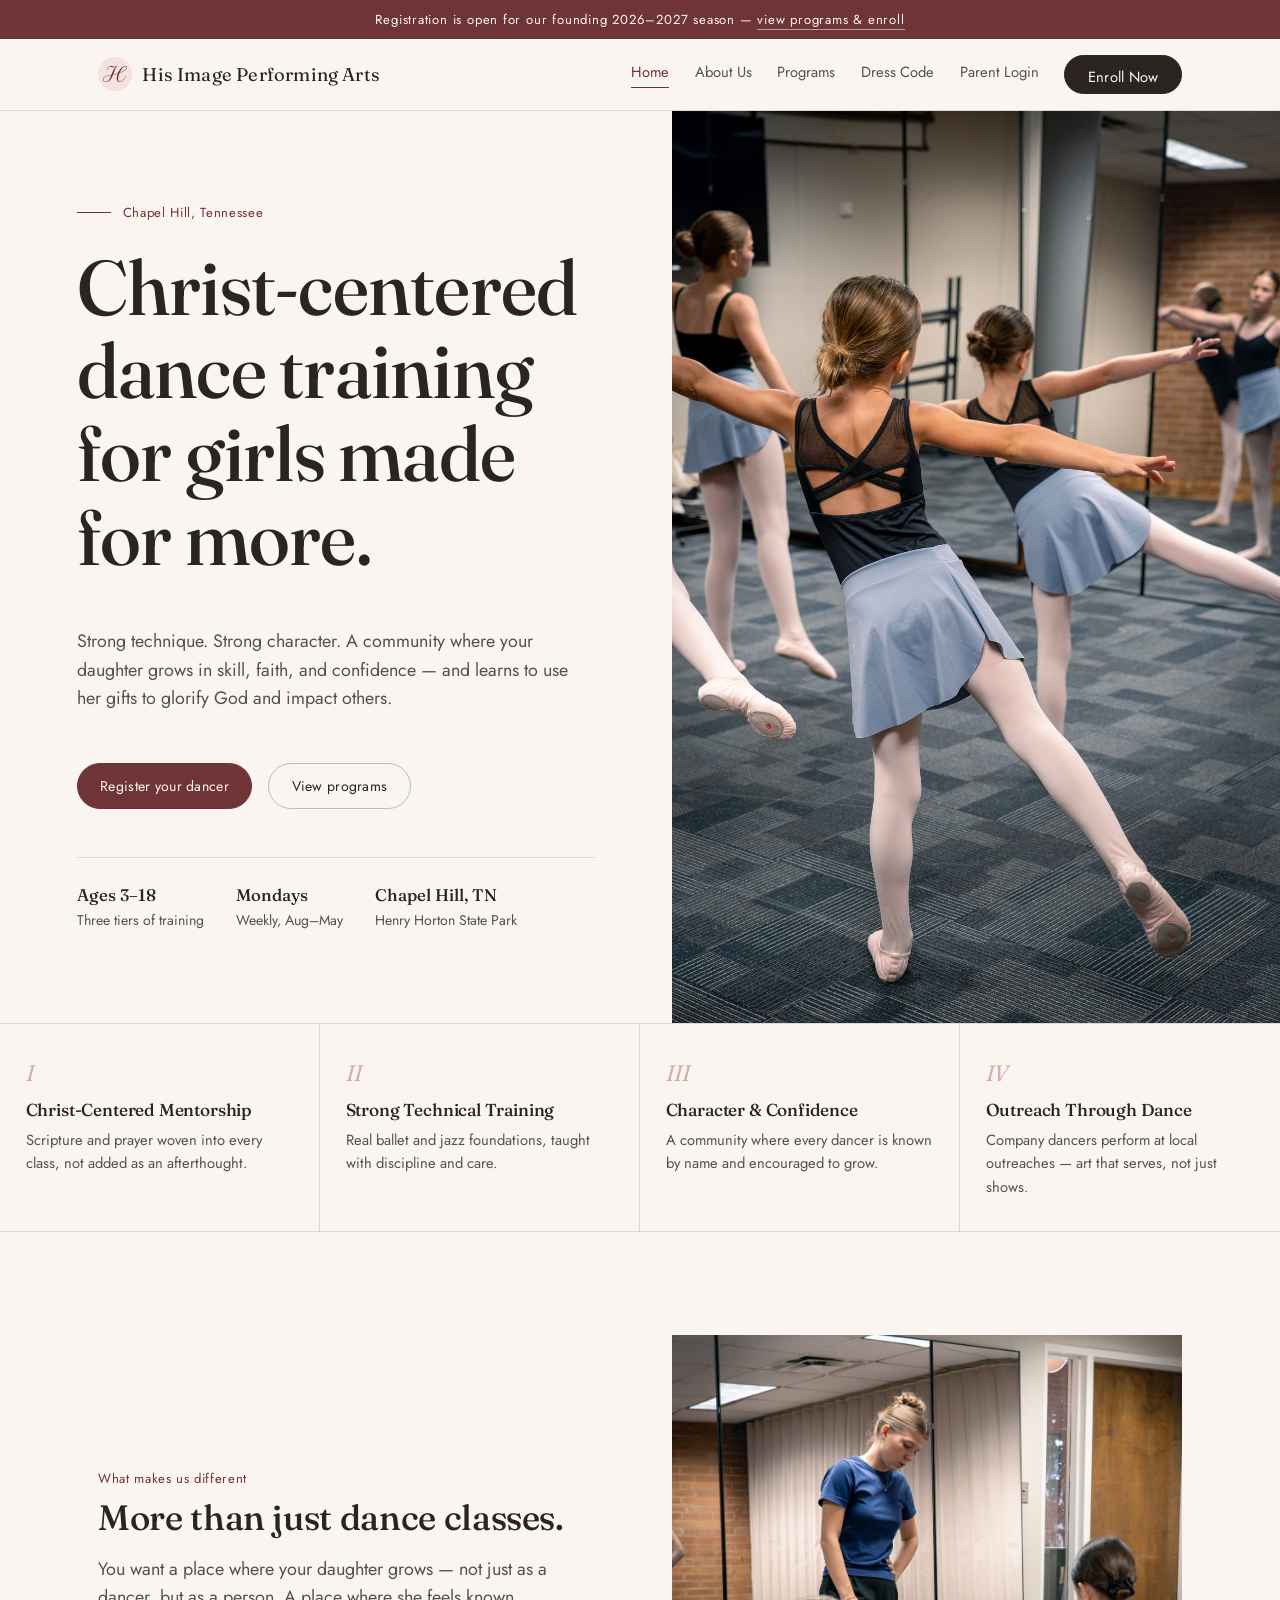
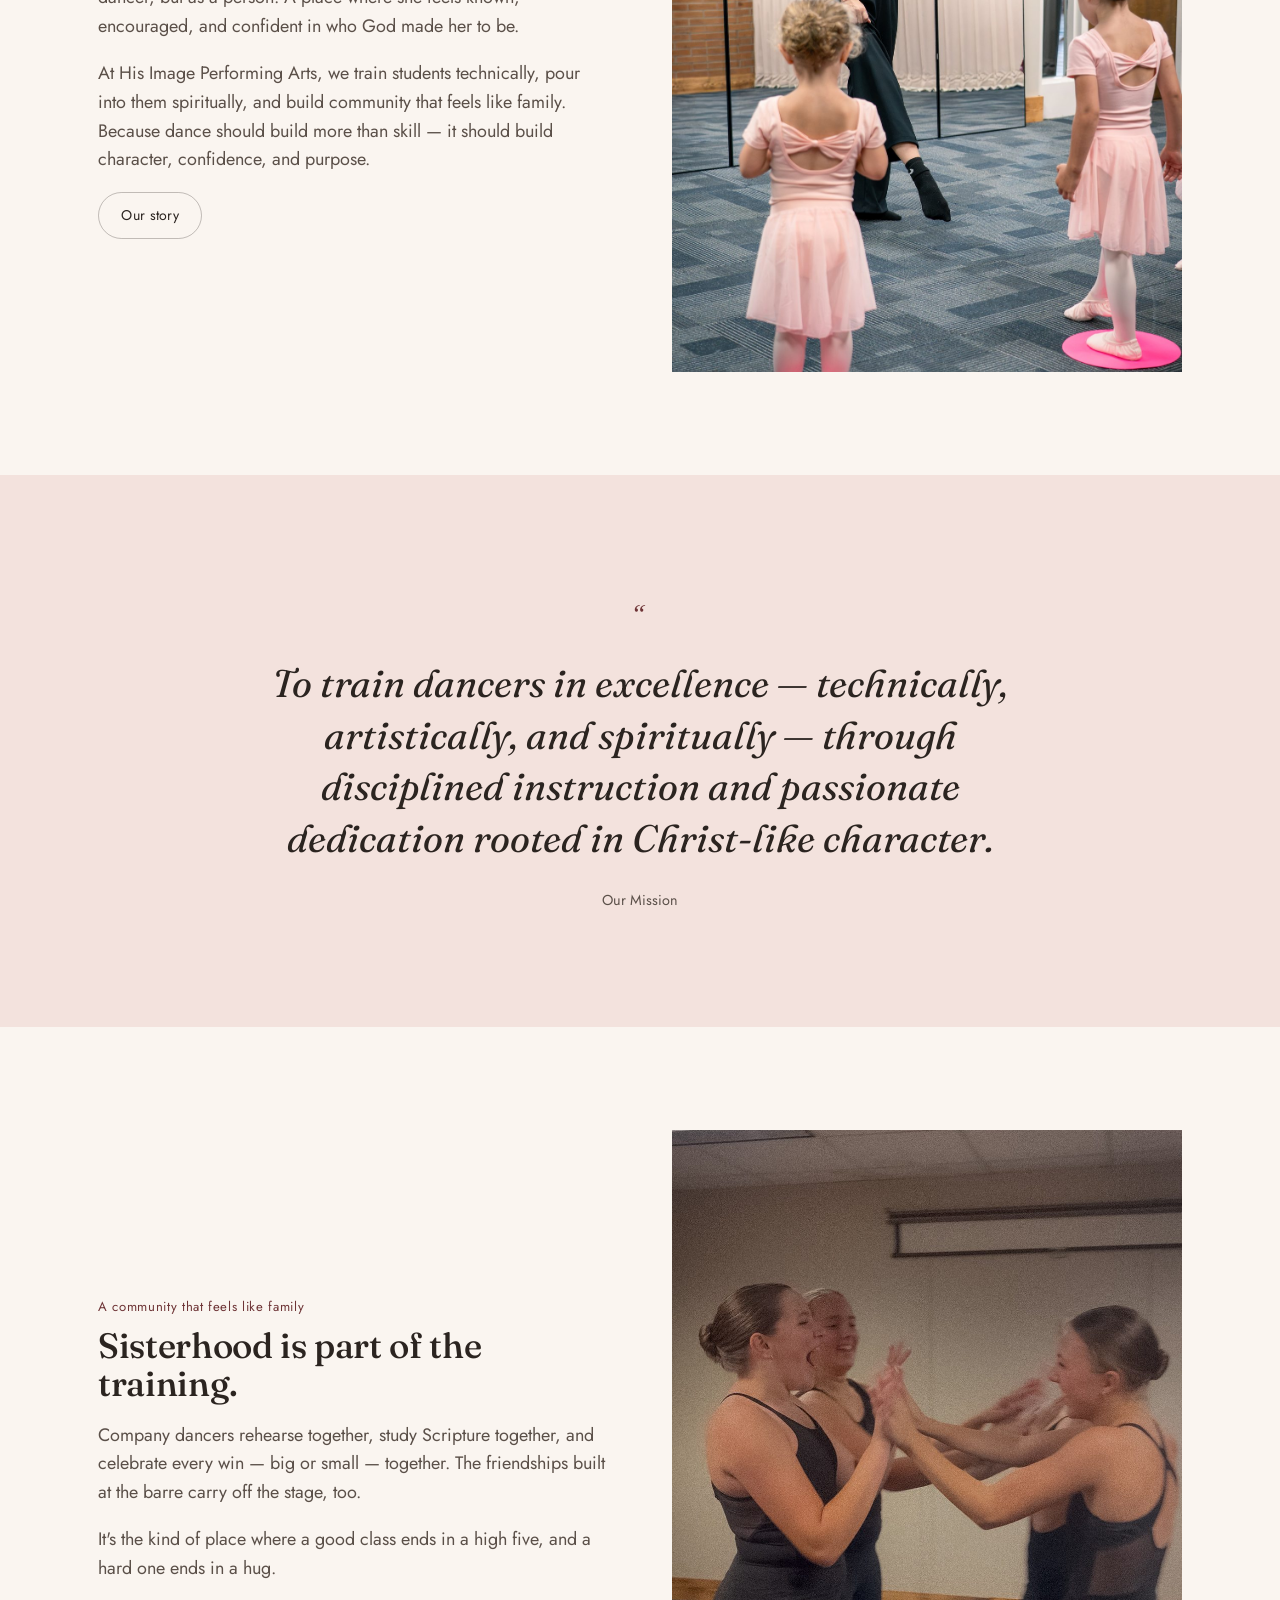
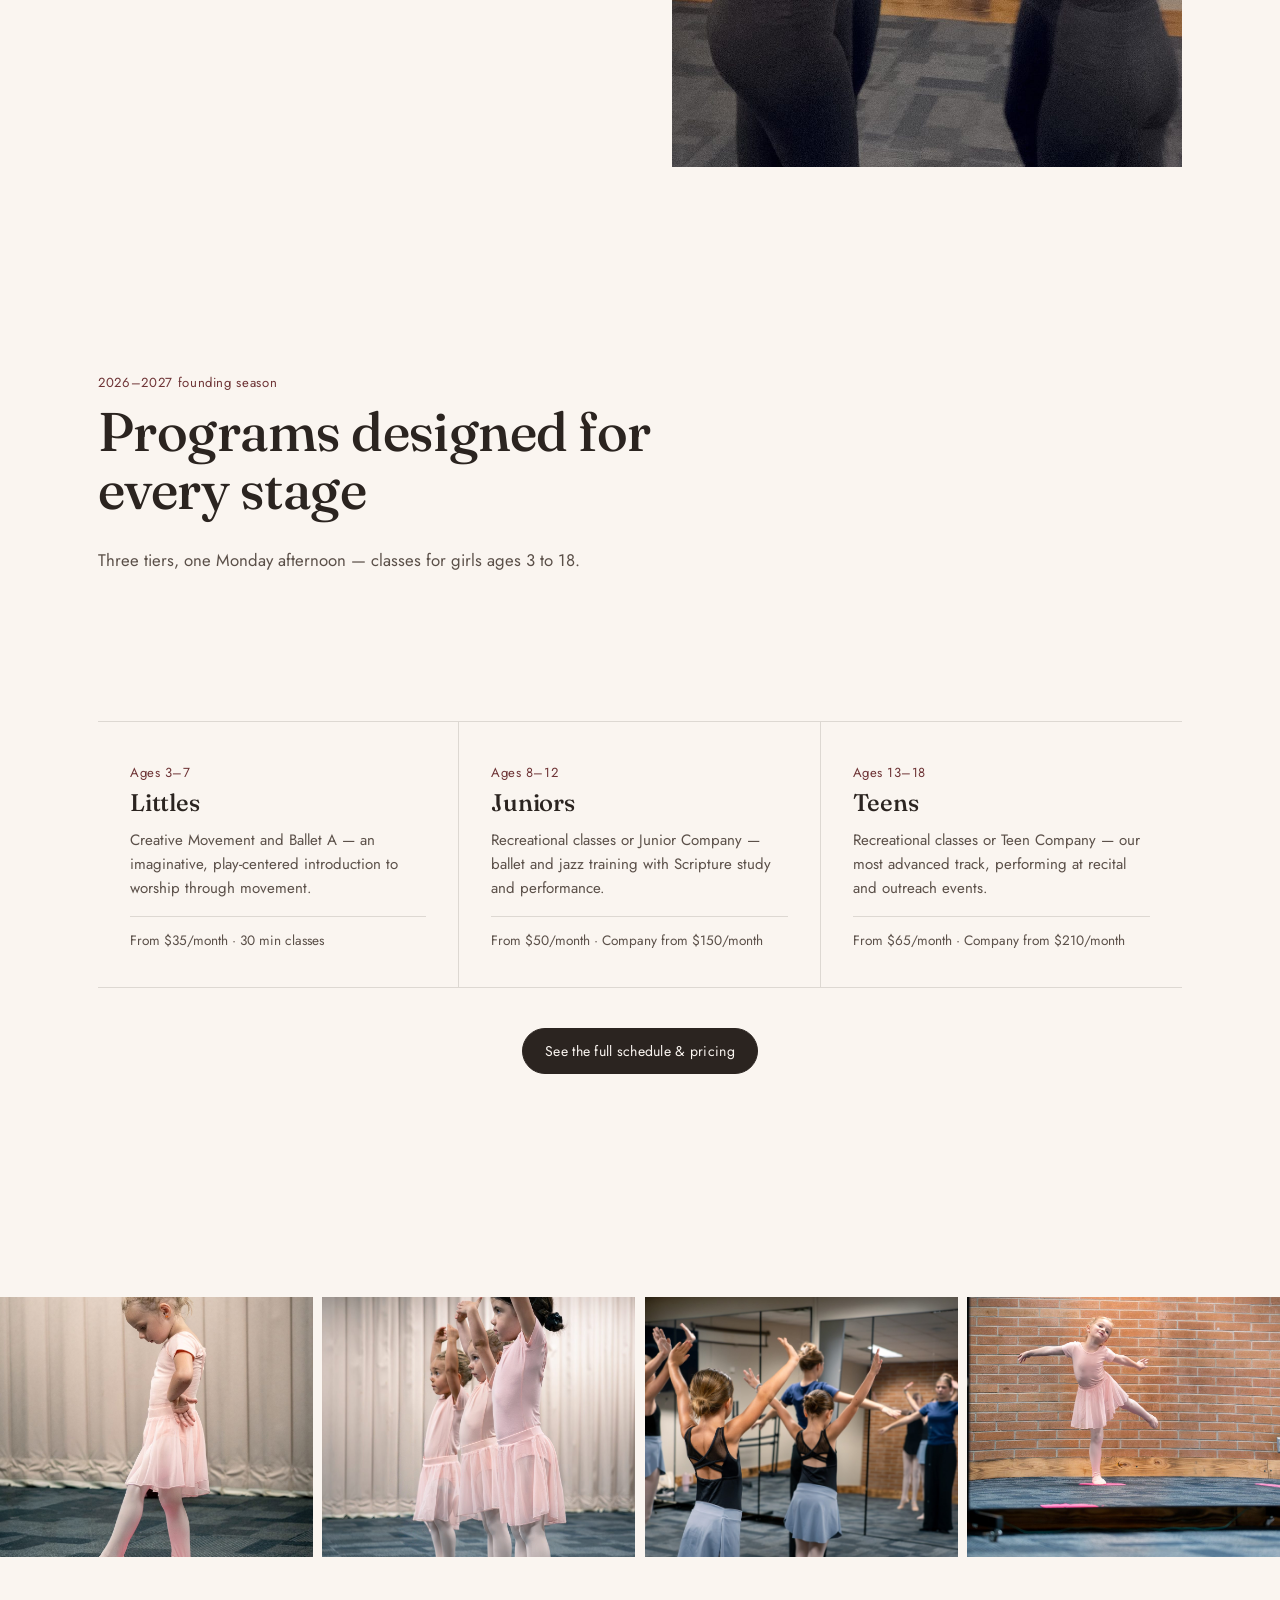
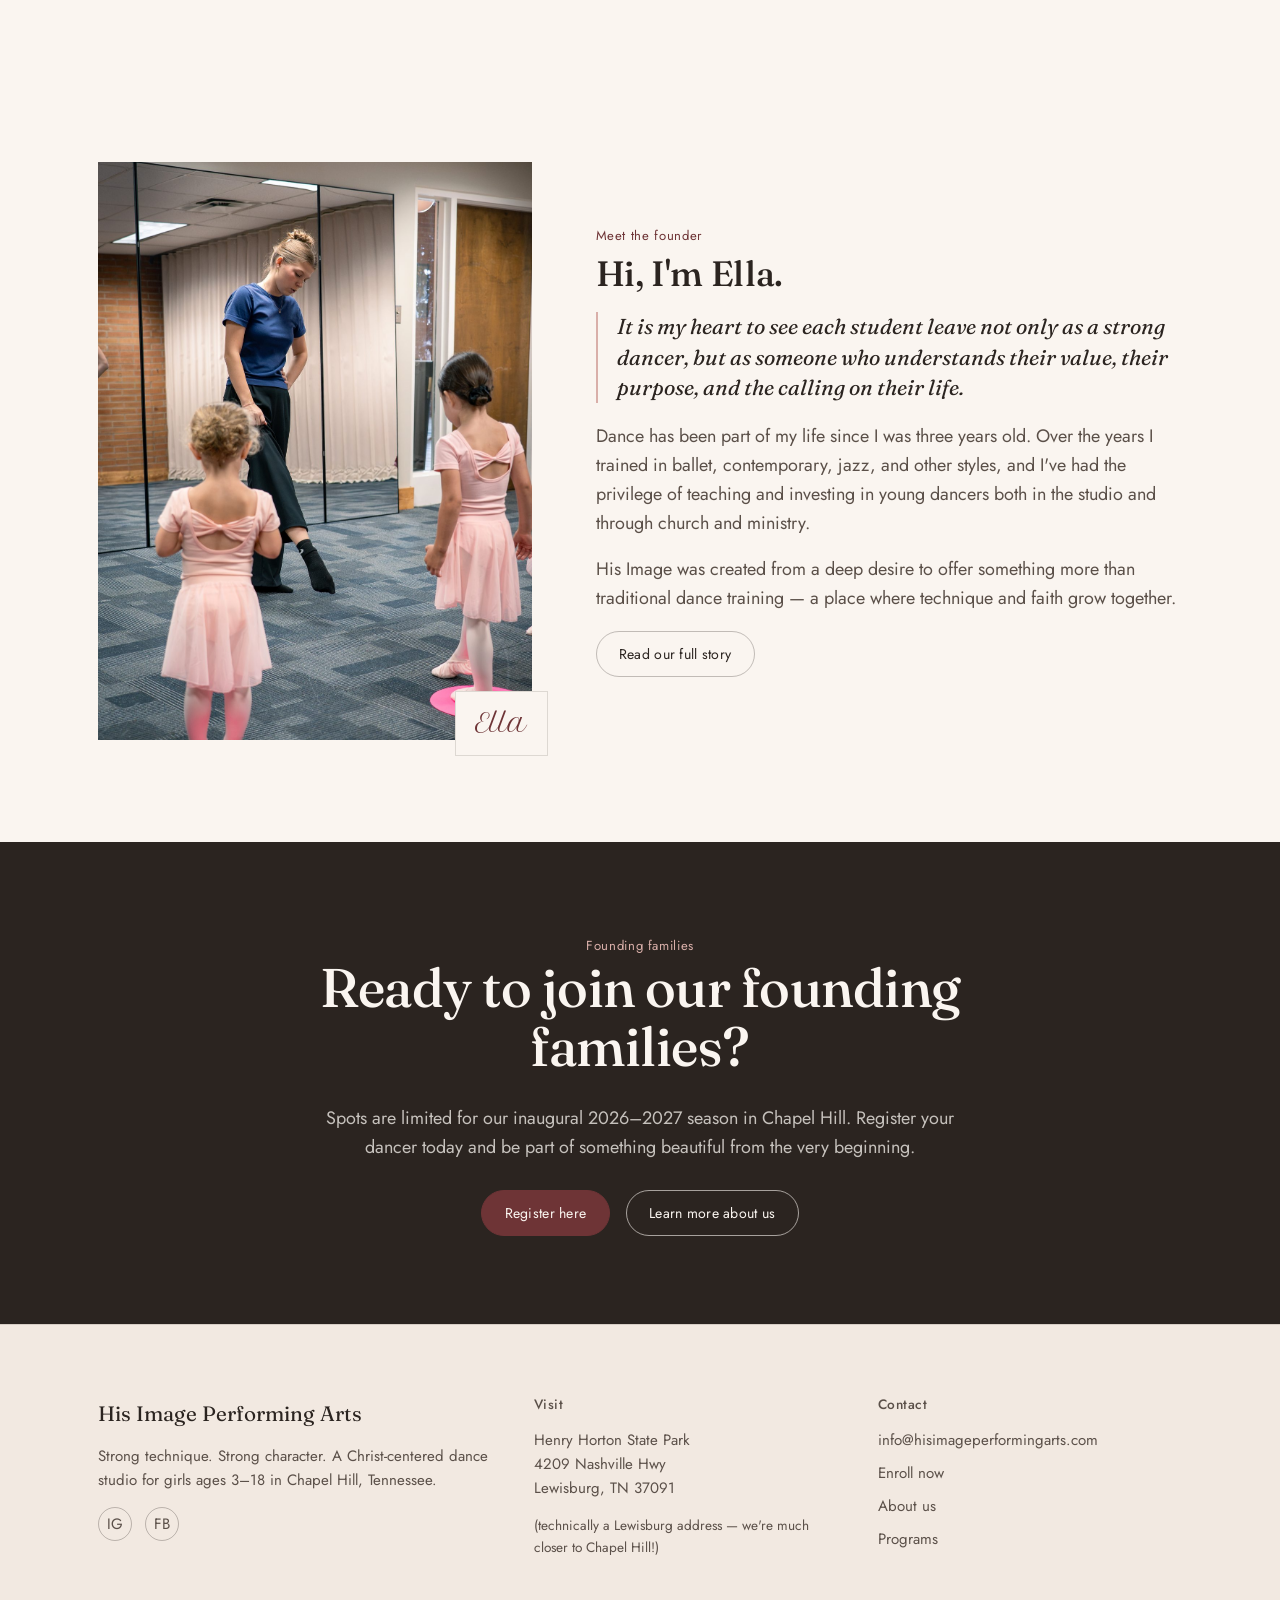
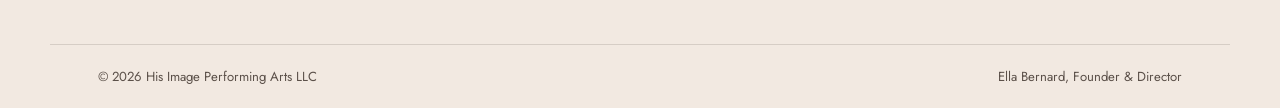
<file: index.html>
<!DOCTYPE html>
<html lang="en">
<head>
<meta charset="UTF-8">
<meta name="viewport" content="width=device-width, initial-scale=1.0">
<title>His Image Performing Arts — Christ-Centered Dance Training | Chapel Hill, TN</title>
<meta name="description" content="A Christ-centered dance studio for girls ages 3–18 in Chapel Hill, Tennessee. Strong technique, strong character. Founding season enrollment now open.">
<link rel="stylesheet" href="styles.css">
</head>
<body>

<div class="announce">Registration is open for our founding 2026–2027 season — <a href="programs.html">view programs &amp; enroll</a></div>

<header class="site">
  <div class="container nav-row">
    <a href="index.html" class="brand">
      <span class="mark">H</span>
      His Image Performing Arts
    </a>
    <button class="nav-toggle" aria-label="Toggle menu" aria-expanded="false"><span></span></button>
    <nav class="primary">
      <a href="index.html" class="active">Home</a>
      <a href="about.html">About Us</a>
      <a href="programs.html">Programs</a>
      <a href="#" onclick="alert('Link to your dress-code page here.'); return false;">Dress Code</a>
      <a href="#" onclick="alert('Link to your parent portal here.'); return false;">Parent Login</a>
      <a href="programs.html" class="btn solid">Enroll Now</a>
    </nav>
  </div>
</header>

<main>

  <!-- HERO -->
  <section class="hero" style="padding-block:0;">
    <div class="hero-copy">
      <span class="eyebrow-line">Chapel Hill, Tennessee</span>
      <h1>Christ-centered dance training for girls made for more.</h1>
      <p class="lede">Strong technique. Strong character. A community where your daughter grows in skill, faith, and confidence — and learns to use her gifts to glorify God and impact others.</p>
      <div class="hero-actions">
        <a href="programs.html" class="btn rose">Register your dancer</a>
        <a href="programs.html" class="btn ghost">View programs</a>
      </div>
      <div class="hero-meta">
        <div><strong>Ages 3–18</strong>Three tiers of training</div>
        <div><strong>Mondays</strong>Weekly, Aug–May</div>
        <div><strong>Chapel Hill, TN</strong>Henry Horton State Park</div>
      </div>
    </div>
    <div class="hero-media">
      <img src="images/hero-arabesque.jpg" alt="Teen Company dancers extending into arabesque during class, reflected in the studio mirror">
    </div>
  </section>

  <!-- PILLARS -->
  <section class="pillars" style="padding-block:0;">
    <div class="pillar reveal">
      <span class="num">I</span>
      <h3>Christ-Centered Mentorship</h3>
      <p>Scripture and prayer woven into every class, not added as an afterthought.</p>
    </div>
    <div class="pillar reveal">
      <span class="num">II</span>
      <h3>Strong Technical Training</h3>
      <p>Real ballet and jazz foundations, taught with discipline and care.</p>
    </div>
    <div class="pillar reveal">
      <span class="num">III</span>
      <h3>Character &amp; Confidence</h3>
      <p>A community where every dancer is known by name and encouraged to grow.</p>
    </div>
    <div class="pillar reveal">
      <span class="num">IV</span>
      <h3>Outreach Through Dance</h3>
      <p>Company dancers perform at local outreaches — art that serves, not just shows.</p>
    </div>
  </section>

  <!-- MORE THAN DANCE CLASSES -->
  <section class="container">
    <div class="split reveal">
      <div class="split-copy">
        <span class="eyebrow">What makes us different</span>
        <h2>More than just dance classes.</h2>
        <p>You want a place where your daughter grows — not just as a dancer, but as a person. A place where she feels known, encouraged, and confident in who God made her to be.</p>
        <p>At His Image Performing Arts, we train students technically, pour into them spiritually, and build community that feels like family. Because dance should build more than skill — it should build character, confidence, and purpose.</p>
        <a href="about.html" class="btn ghost">Our story</a>
      </div>
      <div class="split-media">
        <img src="images/mentorship-mirror.jpg" alt="Instructor kneeling to adjust a young dancer's feet in front of the studio mirror">
      </div>
    </div>
  </section>

  <!-- MISSION -->
  <section class="mission reveal">
    <div class="container">
      <span class="quote-mark">&ldquo;</span>
      <blockquote>To train dancers in excellence — technically, artistically, and spiritually — through disciplined instruction and passionate dedication rooted in Christ-like character.</blockquote>
      <cite>Our Mission</cite>
    </div>
  </section>

  <!-- COMMUNITY IMAGE + JOY -->
  <section class="container">
    <div class="split reverse reveal">
      <div class="split-copy">
        <span class="eyebrow">A community that feels like family</span>
        <h2>Sisterhood is part of the training.</h2>
        <p>Company dancers rehearse together, study Scripture together, and celebrate every win — big or small — together. The friendships built at the barre carry off the stage, too.</p>
        <p>It's the kind of place where a good class ends in a high five, and a hard one ends in a hug.</p>
      </div>
      <div class="split-media">
        <img src="images/sisterhood-highfive.jpg" alt="Dancers celebrating with a high five after class">
      </div>
    </div>
  </section>

  <!-- PROGRAMS PREVIEW -->
  <section class="container">
    <div class="section-head reveal">
      <span class="eyebrow">2026–2027 founding season</span>
      <h2>Programs designed for every stage</h2>
      <p>Three tiers, one Monday afternoon — classes for girls ages 3 to 18.</p>
    </div>
  </section>

  <section class="container" style="padding-top:0;">
    <div class="tier-grid reveal">
      <div class="tier">
        <span class="age">Ages 3–7</span>
        <h3>Littles</h3>
        <p>Creative Movement and Ballet A — an imaginative, play-centered introduction to worship through movement.</p>
        <div class="meta">From $35/month · 30 min classes</div>
      </div>
      <div class="tier">
        <span class="age">Ages 8–12</span>
        <h3>Juniors</h3>
        <p>Recreational classes or Junior Company — ballet and jazz training with Scripture study and performance.</p>
        <div class="meta">From $50/month · Company from $150/month</div>
      </div>
      <div class="tier">
        <span class="age">Ages 13–18</span>
        <h3>Teens</h3>
        <p>Recreational classes or Teen Company — our most advanced track, performing at recital and outreach events.</p>
        <div class="meta">From $65/month · Company from $210/month</div>
      </div>
    </div>
    <p class="center" style="margin-top:2.5rem;"><a href="programs.html" class="btn solid">See the full schedule &amp; pricing</a></p>
  </section>

  <!-- GALLERY STRIP -->
  <section class="gallery-strip reveal">
    <a href="programs.html"><img src="images/littles-tendu-solo.jpg" alt="Littles dancer practicing tendu"></a>
    <a href="programs.html"><img src="images/littles-armsup-trio.jpg" alt="Three Littles dancers with arms raised"></a>
    <a href="programs.html"><img src="images/company-mirror.jpg" alt="Company dancers rehearsing with arms raised"></a>
    <a href="programs.html"><img src="images/littles-brick-full.jpg" alt="Littles dancer in arabesque against a brick wall"></a>
  </section>

  <!-- FOUNDER -->
  <section class="container">
    <div class="founder reveal">
      <div class="founder-media">
        <img src="images/mentorship-mirror.jpg" alt="Ella Bernard teaching a young dancer in the studio">
        <div class="sig">Ella</div>
      </div>
      <div class="founder-copy">
        <span class="eyebrow">Meet the founder</span>
        <h2>Hi, I'm Ella.</h2>
        <blockquote>It is my heart to see each student leave not only as a strong dancer, but as someone who understands their value, their purpose, and the calling on their life.</blockquote>
        <p>Dance has been part of my life since I was three years old. Over the years I trained in ballet, contemporary, jazz, and other styles, and I've had the privilege of teaching and investing in young dancers both in the studio and through church and ministry.</p>
        <p>His Image was created from a deep desire to offer something more than traditional dance training — a place where technique and faith grow together.</p>
        <a href="about.html" class="btn ghost">Read our full story</a>
      </div>
    </div>
  </section>

  <!-- CTA BAND -->
  <section class="cta-band reveal">
    <div class="container">
      <span class="eyebrow">Founding families</span>
      <h2>Ready to join our founding families?</h2>
      <p>Spots are limited for our inaugural 2026–2027 season in Chapel Hill. Register your dancer today and be part of something beautiful from the very beginning.</p>
      <div class="hero-actions">
        <a href="programs.html" class="btn rose">Register here</a>
        <a href="about.html" class="btn on-dark">Learn more about us</a>
      </div>
    </div>
  </section>

</main>

<footer class="site">
  <div class="container footer-grid">
    <div>
      <div class="footer-brand">His Image Performing Arts</div>
      <p>Strong technique. Strong character. A Christ-centered dance studio for girls ages 3–18 in Chapel Hill, Tennessee.</p>
      <div class="social-row">
        <a href="https://www.instagram.com/hisimageperformingarts/" aria-label="Instagram">IG</a>
        <a href="https://www.facebook.com/people/His-Image-Performing-Arts/61587118682335/" aria-label="Facebook">FB</a>
      </div>
    </div>
    <div>
      <h4>Visit</h4>
      <p>Henry Horton State Park<br>4209 Nashville Hwy<br>Lewisburg, TN 37091</p>
      <p style="font-size:0.85rem;">(technically a Lewisburg address — we're much closer to Chapel Hill!)</p>
    </div>
    <div>
      <h4>Contact</h4>
      <a href="mailto:info@hisimageperformingarts.com">info@hisimageperformingarts.com</a>
      <a href="programs.html">Enroll now</a>
      <a href="about.html">About us</a>
      <a href="programs.html">Programs</a>
    </div>
  </div>
  <div class="container footer-bottom">
    <span>&copy; 2026 His Image Performing Arts LLC</span>
    <span>Ella Bernard, Founder &amp; Director</span>
  </div>
</footer>

<script src="script.js"></script>
</body>
</html>
</file>
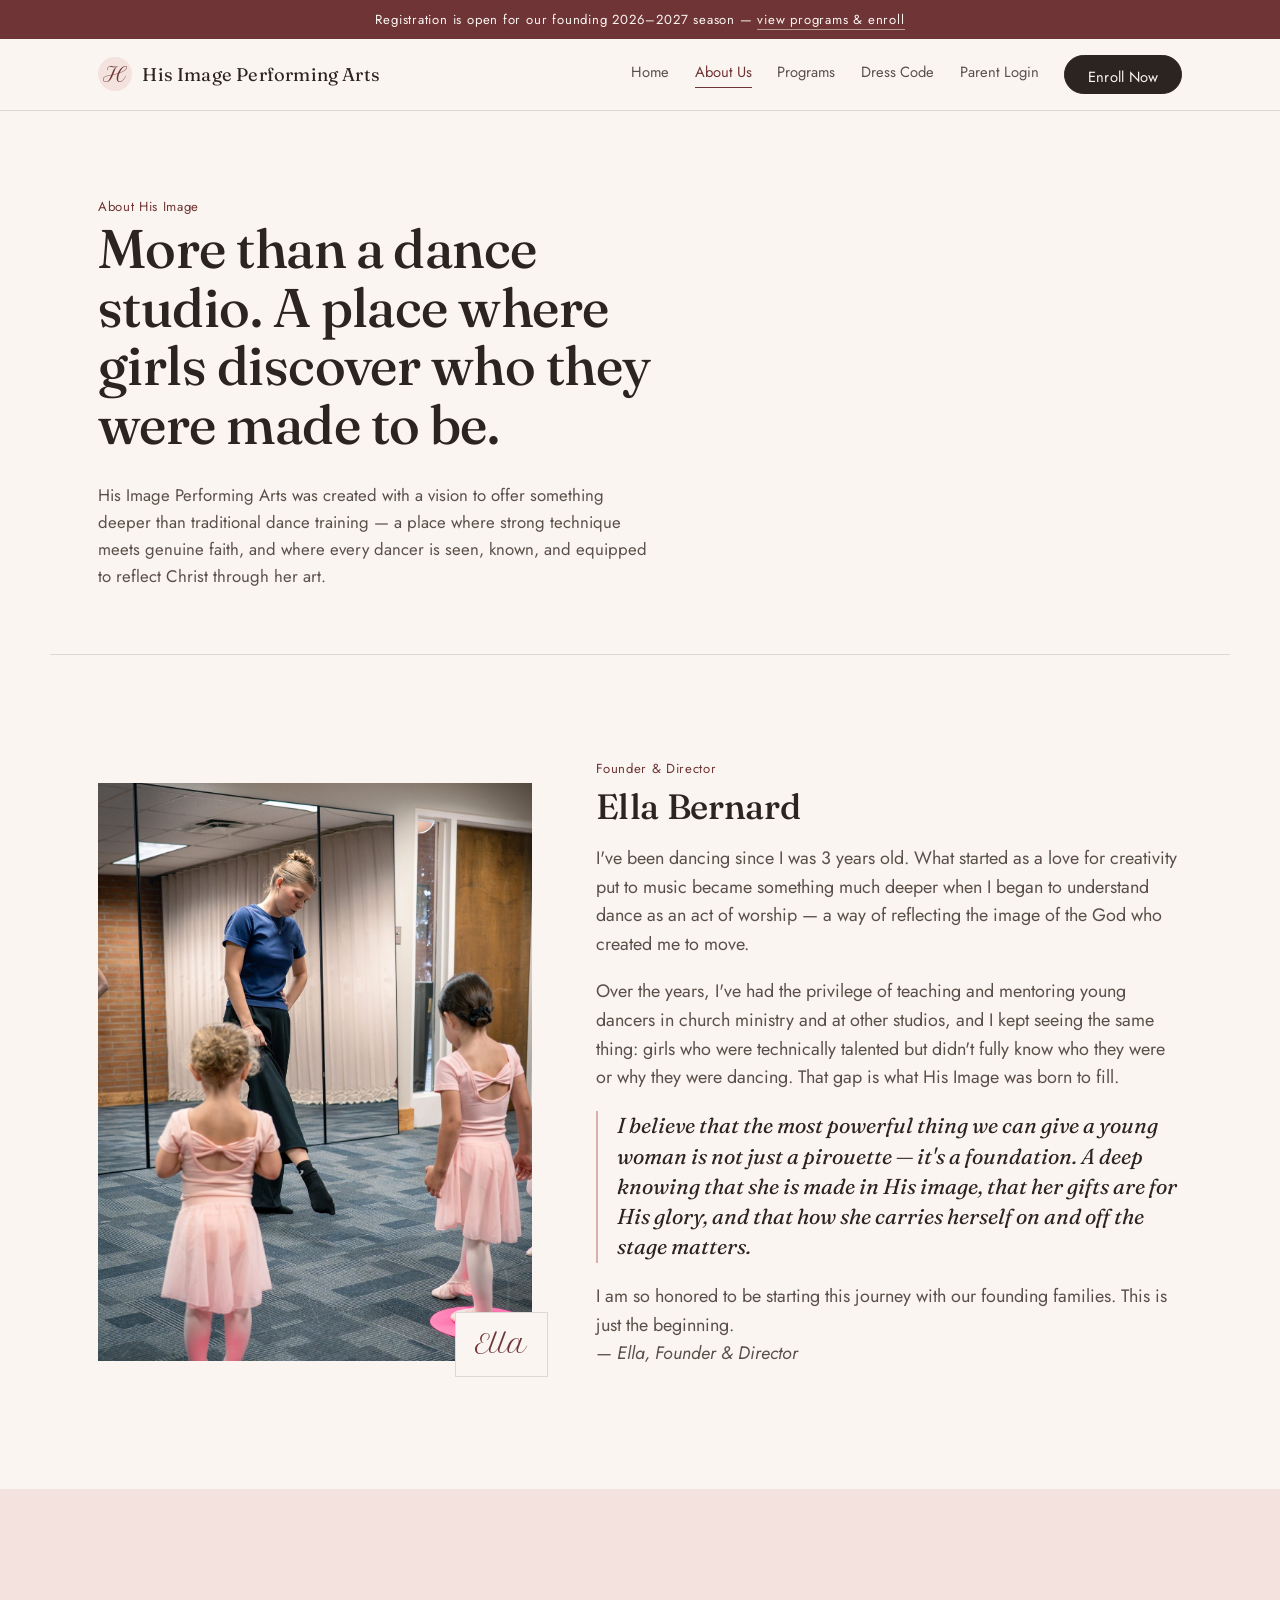
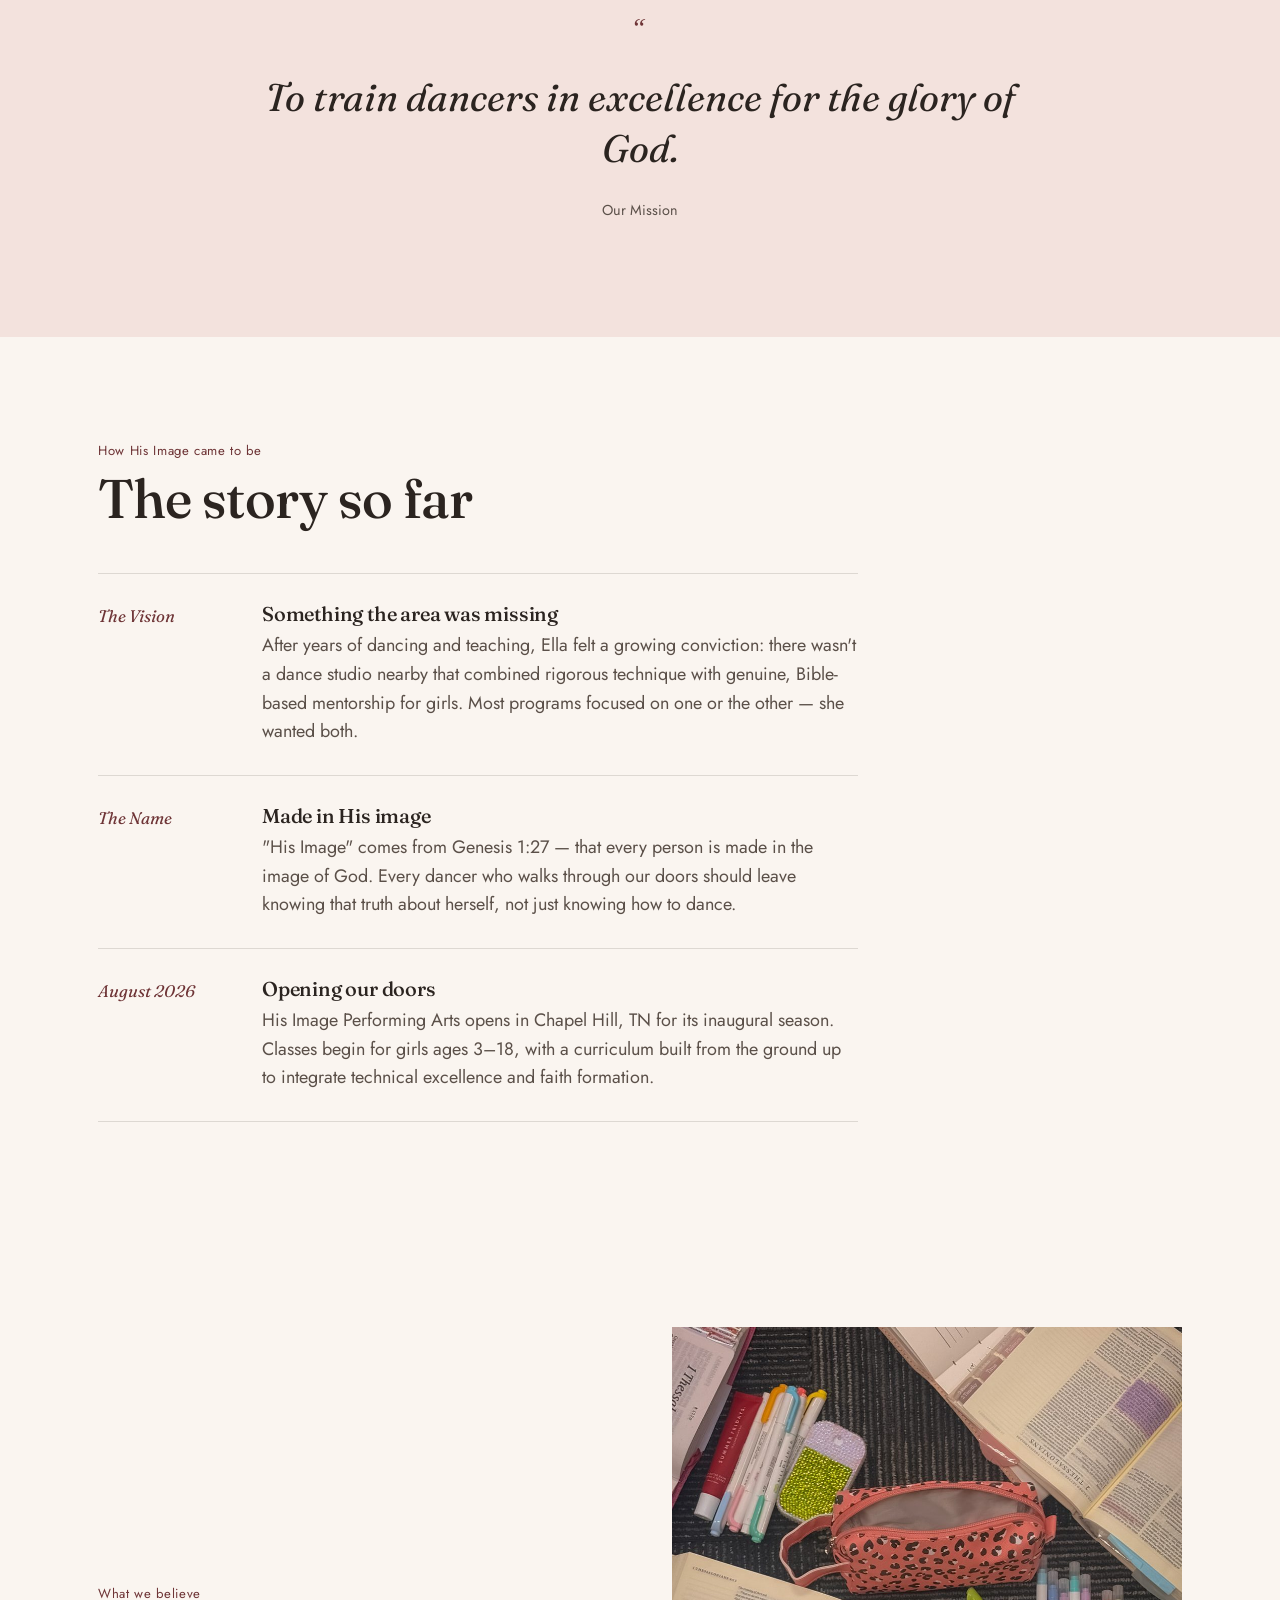
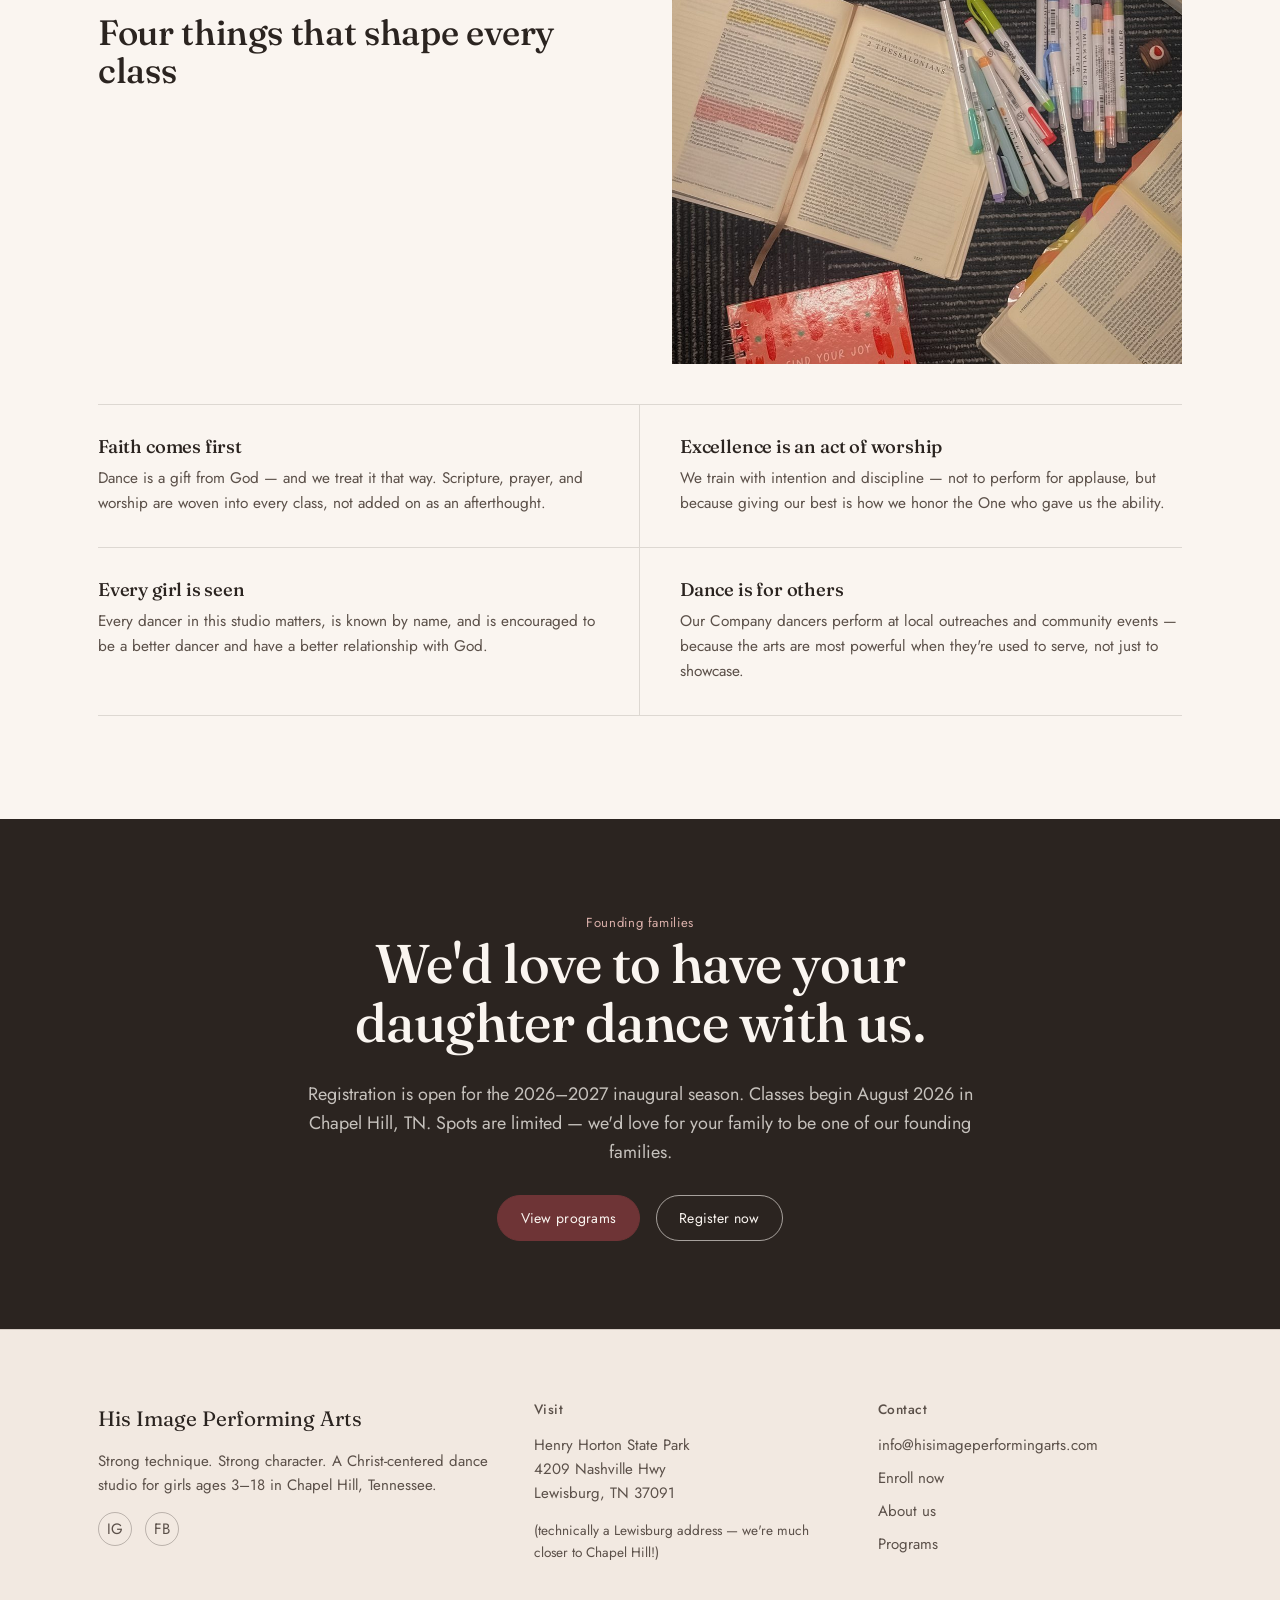
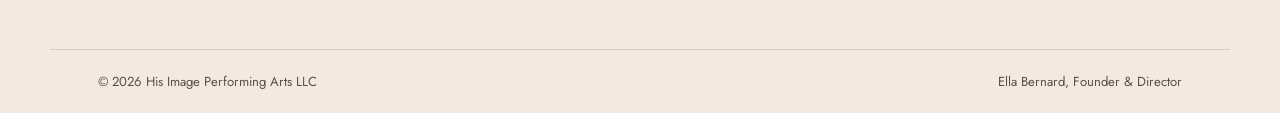
<file: about.html>
<!DOCTYPE html>
<html lang="en">
<head>
<meta charset="UTF-8">
<meta name="viewport" content="width=device-width, initial-scale=1.0">
<title>About Us — His Image Performing Arts</title>
<meta name="description" content="More than a dance studio — a place where girls discover who they were made to be. Meet Ella Bernard, founder of His Image Performing Arts.">
<link rel="stylesheet" href="styles.css">
</head>
<body>

<div class="announce">Registration is open for our founding 2026–2027 season — <a href="programs.html">view programs &amp; enroll</a></div>

<header class="site">
  <div class="container nav-row">
    <a href="index.html" class="brand">
      <span class="mark">H</span>
      His Image Performing Arts
    </a>
    <button class="nav-toggle" aria-label="Toggle menu" aria-expanded="false"><span></span></button>
    <nav class="primary">
      <a href="index.html">Home</a>
      <a href="about.html" class="active">About Us</a>
      <a href="programs.html">Programs</a>
      <a href="#" onclick="alert('Link to your dress-code page here.'); return false;">Dress Code</a>
      <a href="#" onclick="alert('Link to your parent portal here.'); return false;">Parent Login</a>
      <a href="programs.html" class="btn solid">Enroll Now</a>
    </nav>
  </div>
</header>

<main>

  <section class="page-hero container">
    <span class="eyebrow">About His Image</span>
    <h1>More than a dance studio. A place where girls discover who they were made to be.</h1>
    <p>His Image Performing Arts was created with a vision to offer something deeper than traditional dance training — a place where strong technique meets genuine faith, and where every dancer is seen, known, and equipped to reflect Christ through her art.</p>
  </section>

  <!-- FOUNDER -->
  <section class="container">
    <div class="founder reveal">
      <div class="founder-media">
        <img src="images/mentorship-mirror.jpg" alt="Ella Bernard teaching a young dancer in the studio">
        <div class="sig">Ella</div>
      </div>
      <div class="founder-copy">
        <span class="eyebrow">Founder &amp; Director</span>
        <h2>Ella Bernard</h2>
        <p>I've been dancing since I was 3 years old. What started as a love for creativity put to music became something much deeper when I began to understand dance as an act of worship — a way of reflecting the image of the God who created me to move.</p>
        <p>Over the years, I've had the privilege of teaching and mentoring young dancers in church ministry and at other studios, and I kept seeing the same thing: girls who were technically talented but didn't fully know who they were or why they were dancing. That gap is what His Image was born to fill.</p>
        <blockquote>I believe that the most powerful thing we can give a young woman is not just a pirouette — it's a foundation. A deep knowing that she is made in His image, that her gifts are for His glory, and that how she carries herself on and off the stage matters.</blockquote>
        <p>I am so honored to be starting this journey with our founding families. This is just the beginning.<br><em>— Ella, Founder &amp; Director</em></p>
      </div>
    </div>
  </section>

  <!-- MISSION -->
  <section class="mission reveal">
    <div class="container">
      <span class="quote-mark">&ldquo;</span>
      <blockquote>To train dancers in excellence for the glory of God.</blockquote>
      <cite>Our Mission</cite>
    </div>
  </section>

  <!-- TIMELINE -->
  <section class="container">
    <div class="section-head reveal">
      <span class="eyebrow">How His Image came to be</span>
      <h2>The story so far</h2>
    </div>
    <div class="timeline reveal">
      <div class="tl-item">
        <span class="tl-label">The Vision</span>
        <div>
          <h3>Something the area was missing</h3>
          <p>After years of dancing and teaching, Ella felt a growing conviction: there wasn't a dance studio nearby that combined rigorous technique with genuine, Bible-based mentorship for girls. Most programs focused on one or the other — she wanted both.</p>
        </div>
      </div>
      <div class="tl-item">
        <span class="tl-label">The Name</span>
        <div>
          <h3>Made in His image</h3>
          <p>"His Image" comes from Genesis 1:27 — that every person is made in the image of God. Every dancer who walks through our doors should leave knowing that truth about herself, not just knowing how to dance.</p>
        </div>
      </div>
      <div class="tl-item">
        <span class="tl-label">August 2026</span>
        <div>
          <h3>Opening our doors</h3>
          <p>His Image Performing Arts opens in Chapel Hill, TN for its inaugural season. Classes begin for girls ages 3–18, with a curriculum built from the ground up to integrate technical excellence and faith formation.</p>
        </div>
      </div>
    </div>
  </section>

  <!-- BELIEFS -->
  <section class="container">
    <div class="split reveal">
      <div class="split-copy" style="max-width:none;">
        <span class="eyebrow">What we believe</span>
        <h2>Four things that shape every class</h2>
      </div>
      <div class="split-media">
        <img src="images/scripture-flatlay.jpg" alt="Bible and study materials used for Scripture time in class">
      </div>
    </div>
    <div class="beliefs reveal" style="margin-top:2.5rem;">
      <div class="belief">
        <h3>Faith comes first</h3>
        <p>Dance is a gift from God — and we treat it that way. Scripture, prayer, and worship are woven into every class, not added on as an afterthought.</p>
      </div>
      <div class="belief">
        <h3>Excellence is an act of worship</h3>
        <p>We train with intention and discipline — not to perform for applause, but because giving our best is how we honor the One who gave us the ability.</p>
      </div>
      <div class="belief">
        <h3>Every girl is seen</h3>
        <p>Every dancer in this studio matters, is known by name, and is encouraged to be a better dancer and have a better relationship with God.</p>
      </div>
      <div class="belief">
        <h3>Dance is for others</h3>
        <p>Our Company dancers perform at local outreaches and community events — because the arts are most powerful when they're used to serve, not just to showcase.</p>
      </div>
    </div>
  </section>

  <!-- CTA -->
  <section class="cta-band reveal">
    <div class="container">
      <span class="eyebrow">Founding families</span>
      <h2>We'd love to have your daughter dance with us.</h2>
      <p>Registration is open for the 2026–2027 inaugural season. Classes begin August 2026 in Chapel Hill, TN. Spots are limited — we'd love for your family to be one of our founding families.</p>
      <div class="hero-actions">
        <a href="programs.html" class="btn rose">View programs</a>
        <a href="programs.html" class="btn on-dark">Register now</a>
      </div>
    </div>
  </section>

</main>

<footer class="site">
  <div class="container footer-grid">
    <div>
      <div class="footer-brand">His Image Performing Arts</div>
      <p>Strong technique. Strong character. A Christ-centered dance studio for girls ages 3–18 in Chapel Hill, Tennessee.</p>
      <div class="social-row">
        <a href="https://www.instagram.com/hisimageperformingarts/" aria-label="Instagram">IG</a>
        <a href="https://www.facebook.com/people/His-Image-Performing-Arts/61587118682335/" aria-label="Facebook">FB</a>
      </div>
    </div>
    <div>
      <h4>Visit</h4>
      <p>Henry Horton State Park<br>4209 Nashville Hwy<br>Lewisburg, TN 37091</p>
      <p style="font-size:0.85rem;">(technically a Lewisburg address — we're much closer to Chapel Hill!)</p>
    </div>
    <div>
      <h4>Contact</h4>
      <a href="mailto:info@hisimageperformingarts.com">info@hisimageperformingarts.com</a>
      <a href="programs.html">Enroll now</a>
      <a href="about.html">About us</a>
      <a href="programs.html">Programs</a>
    </div>
  </div>
  <div class="container footer-bottom">
    <span>&copy; 2026 His Image Performing Arts LLC</span>
    <span>Ella Bernard, Founder &amp; Director</span>
  </div>
</footer>

<script src="script.js"></script>
</body>
</html>
</file>
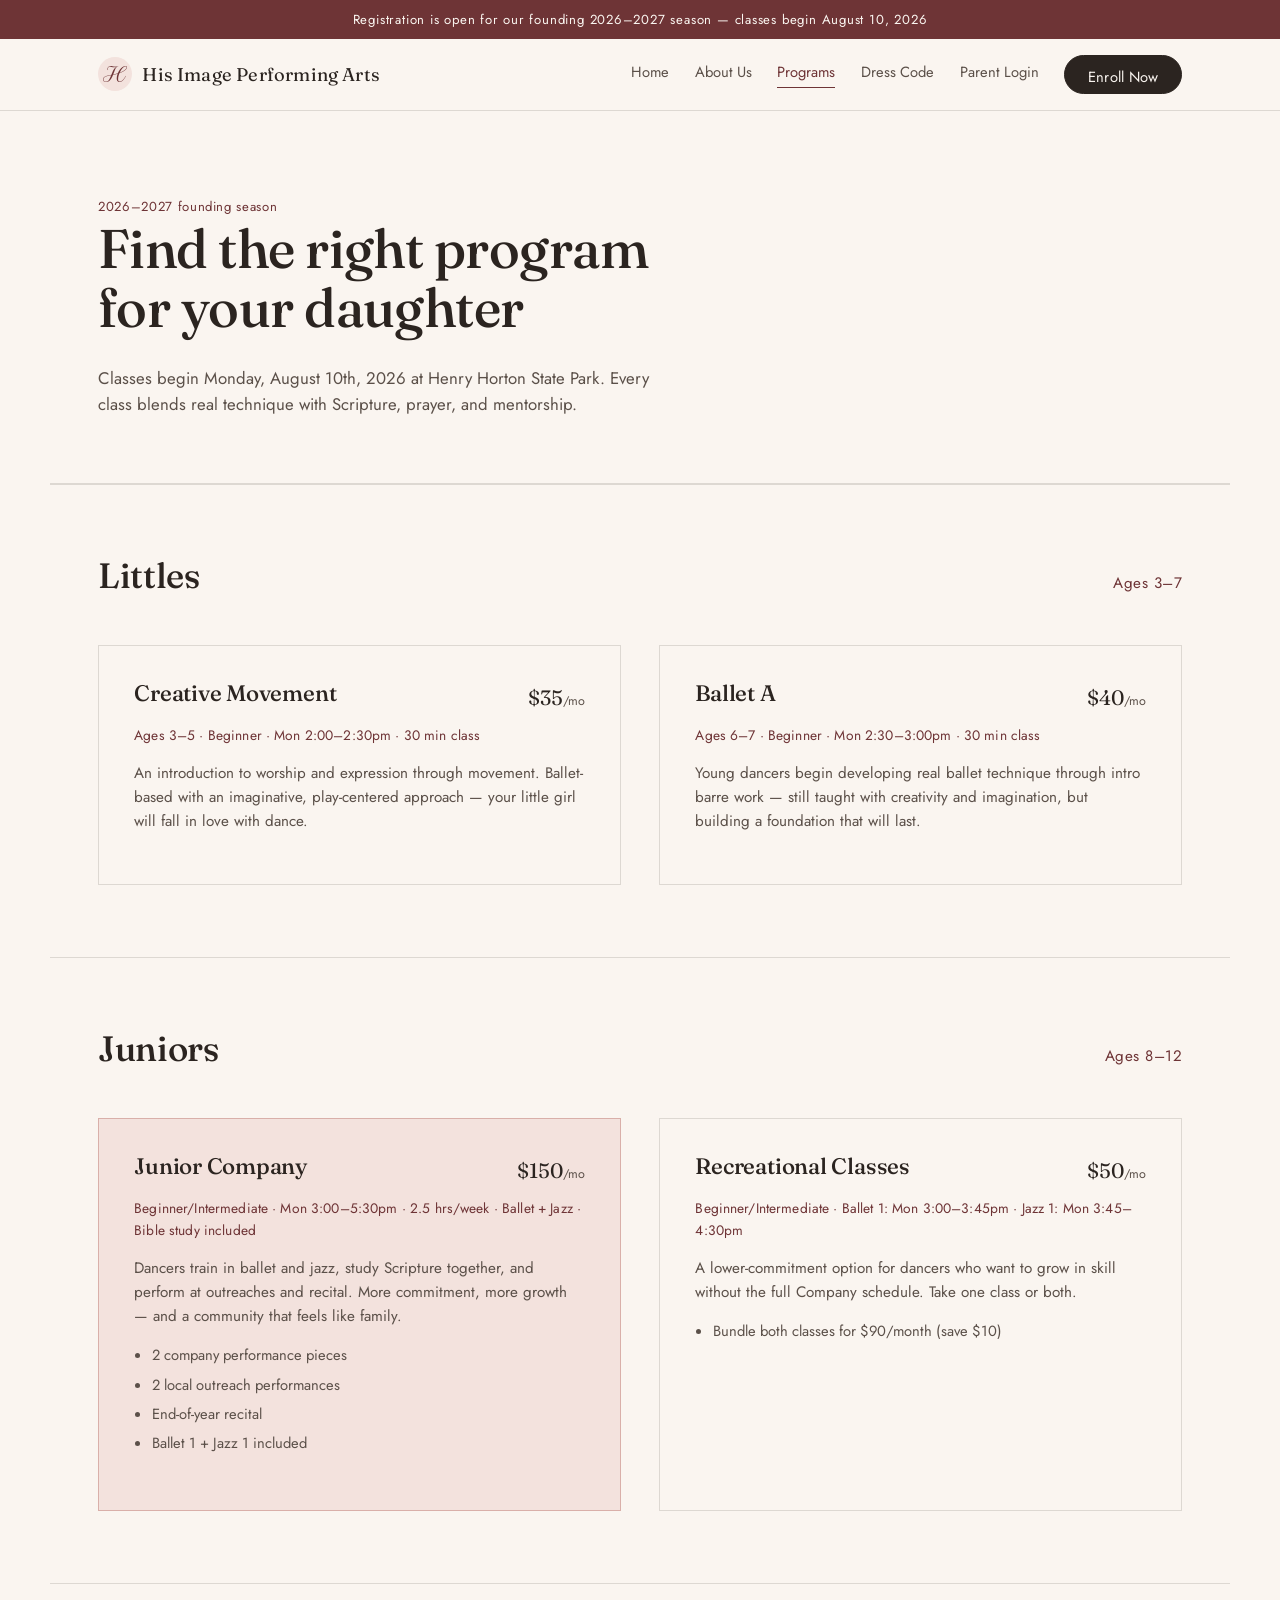
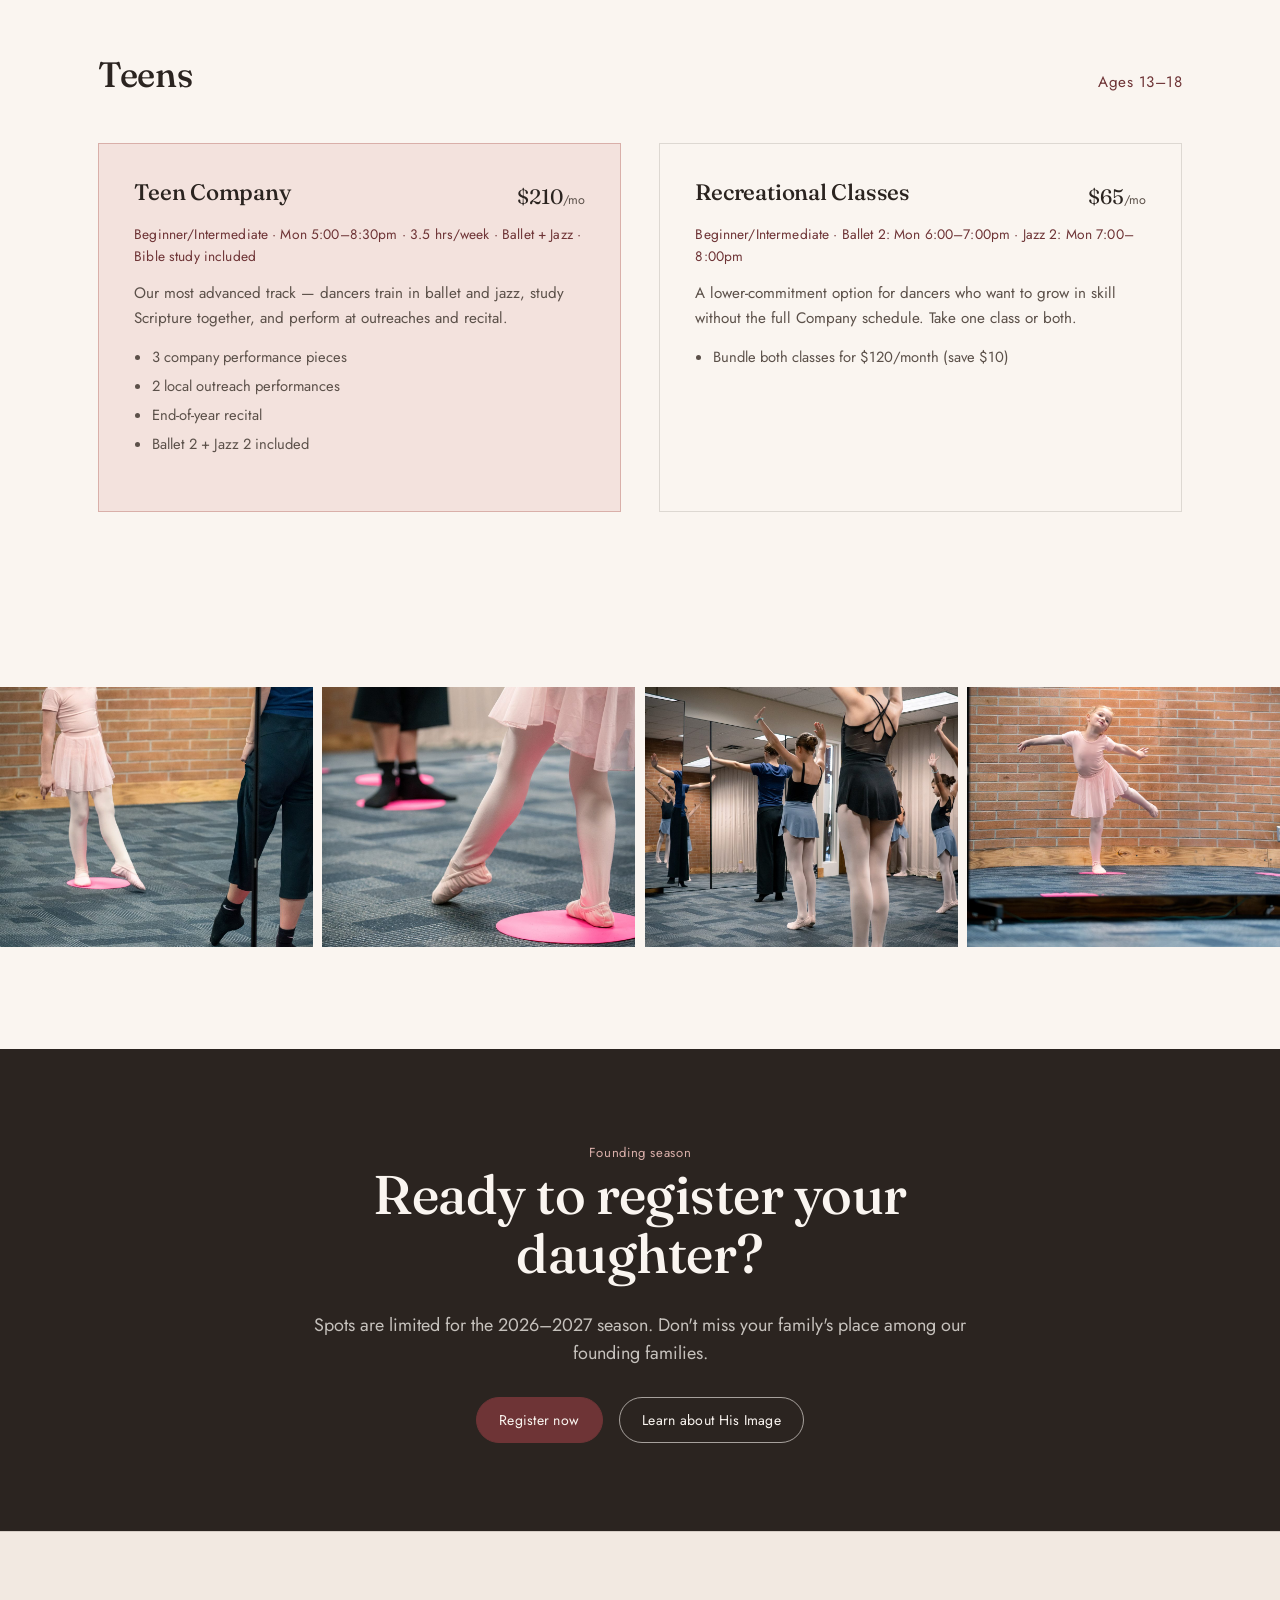
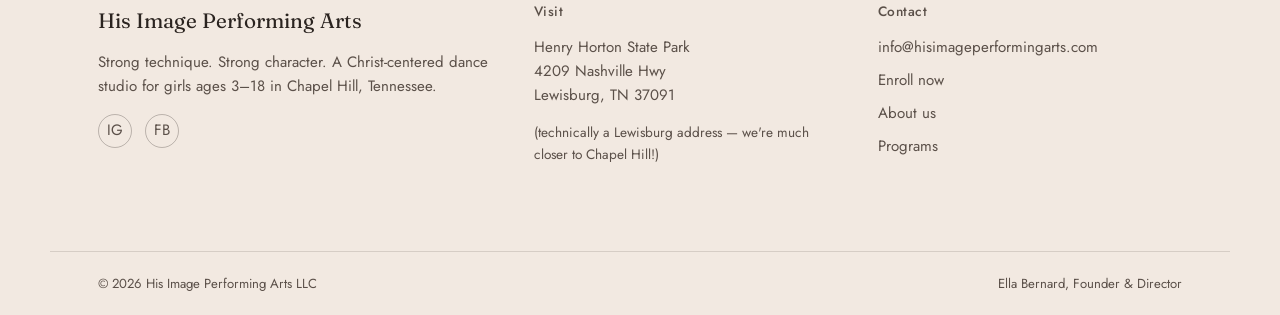
<file: programs.html>
<!DOCTYPE html>
<html lang="en">
<head>
<meta charset="UTF-8">
<meta name="viewport" content="width=device-width, initial-scale=1.0">
<title>Programs — His Image Performing Arts</title>
<meta name="description" content="Find the right program for your daughter. Littles, Juniors, and Teens classes for girls ages 3–18 in Chapel Hill, Tennessee. Classes begin August 10, 2026.">
<link rel="stylesheet" href="styles.css">
</head>
<body>

<div class="announce">Registration is open for our founding 2026–2027 season — classes begin August 10, 2026</div>

<header class="site">
  <div class="container nav-row">
    <a href="index.html" class="brand">
      <span class="mark">H</span>
      His Image Performing Arts
    </a>
    <button class="nav-toggle" aria-label="Toggle menu" aria-expanded="false"><span></span></button>
    <nav class="primary">
      <a href="index.html">Home</a>
      <a href="about.html">About Us</a>
      <a href="programs.html" class="active">Programs</a>
      <a href="#" onclick="alert('Link to your dress-code page here.'); return false;">Dress Code</a>
      <a href="#" onclick="alert('Link to your parent portal here.'); return false;">Parent Login</a>
      <a href="#enroll" class="btn solid">Enroll Now</a>
    </nav>
  </div>
</header>

<main>

  <section class="page-hero container">
    <span class="eyebrow">2026–2027 founding season</span>
    <h1>Find the right program for your daughter</h1>
    <p>Classes begin Monday, August 10th, 2026 at Henry Horton State Park. Every class blends real technique with Scripture, prayer, and mentorship.</p>
  </section>

  <!-- LITTLES -->
  <section class="container tier-block">
    <div class="tier-heading">
      <h2>Littles</h2>
      <span class="age-range">Ages 3–7</span>
    </div>
    <div class="class-grid">
      <div class="class-card">
        <div class="row1">
          <h3>Creative Movement</h3>
          <div class="price">$35<span>/mo</span></div>
        </div>
        <div class="sched">Ages 3–5 · Beginner · Mon 2:00–2:30pm · 30 min class</div>
        <p>An introduction to worship and expression through movement. Ballet-based with an imaginative, play-centered approach — your little girl will fall in love with dance.</p>
      </div>
      <div class="class-card">
        <div class="row1">
          <h3>Ballet A</h3>
          <div class="price">$40<span>/mo</span></div>
        </div>
        <div class="sched">Ages 6–7 · Beginner · Mon 2:30–3:00pm · 30 min class</div>
        <p>Young dancers begin developing real ballet technique through intro barre work — still taught with creativity and imagination, but building a foundation that will last.</p>
      </div>
    </div>
  </section>

  <!-- JUNIORS -->
  <section class="container tier-block">
    <div class="tier-heading">
      <h2>Juniors</h2>
      <span class="age-range">Ages 8–12</span>
    </div>
    <div class="class-grid">
      <div class="class-card featured">
        <div class="row1">
          <h3>Junior Company</h3>
          <div class="price">$150<span>/mo</span></div>
        </div>
        <div class="sched">Beginner/Intermediate · Mon 3:00–5:30pm · 2.5 hrs/week · Ballet + Jazz · Bible study included</div>
        <p>Dancers train in ballet and jazz, study Scripture together, and perform at outreaches and recital. More commitment, more growth — and a community that feels like family.</p>
        <ul>
          <li>2 company performance pieces</li>
          <li>2 local outreach performances</li>
          <li>End-of-year recital</li>
          <li>Ballet 1 + Jazz 1 included</li>
        </ul>
      </div>
      <div class="class-card">
        <div class="row1">
          <h3>Recreational Classes</h3>
          <div class="price">$50<span>/mo</span></div>
        </div>
        <div class="sched">Beginner/Intermediate · Ballet 1: Mon 3:00–3:45pm · Jazz 1: Mon 3:45–4:30pm</div>
        <p>A lower-commitment option for dancers who want to grow in skill without the full Company schedule. Take one class or both.</p>
        <ul>
          <li>Bundle both classes for $90/month (save $10)</li>
        </ul>
      </div>
    </div>
  </section>

  <!-- TEENS -->
  <section class="container tier-block">
    <div class="tier-heading">
      <h2>Teens</h2>
      <span class="age-range">Ages 13–18</span>
    </div>
    <div class="class-grid">
      <div class="class-card featured">
        <div class="row1">
          <h3>Teen Company</h3>
          <div class="price">$210<span>/mo</span></div>
        </div>
        <div class="sched">Beginner/Intermediate · Mon 5:00–8:30pm · 3.5 hrs/week · Ballet + Jazz · Bible study included</div>
        <p>Our most advanced track — dancers train in ballet and jazz, study Scripture together, and perform at outreaches and recital.</p>
        <ul>
          <li>3 company performance pieces</li>
          <li>2 local outreach performances</li>
          <li>End-of-year recital</li>
          <li>Ballet 2 + Jazz 2 included</li>
        </ul>
      </div>
      <div class="class-card">
        <div class="row1">
          <h3>Recreational Classes</h3>
          <div class="price">$65<span>/mo</span></div>
        </div>
        <div class="sched">Beginner/Intermediate · Ballet 2: Mon 6:00–7:00pm · Jazz 2: Mon 7:00–8:00pm</div>
        <p>A lower-commitment option for dancers who want to grow in skill without the full Company schedule. Take one class or both.</p>
        <ul>
          <li>Bundle both classes for $120/month (save $10)</li>
        </ul>
      </div>
    </div>
  </section>

  <!-- GALLERY -->
  <section class="gallery-strip reveal">
    <a href="#"><img src="images/littles-brick-walk.jpg" alt="Instructor walking with a Littles dancer along a brick wall"></a>
    <a href="#"><img src="images/littles-detail-legs.jpg" alt="Close detail of a young dancer's feet in a tendu position"></a>
    <a href="#"><img src="images/company-portrait.jpg" alt="Company dancer with arms raised in the studio"></a>
    <a href="#"><img src="images/littles-brick-full.jpg" alt="Littles dancer in arabesque against a brick wall"></a>
  </section>

  <!-- CTA -->
  <section class="cta-band reveal" id="enroll">
    <div class="container">
      <span class="eyebrow">Founding season</span>
      <h2>Ready to register your daughter?</h2>
      <p>Spots are limited for the 2026–2027 season. Don't miss your family's place among our founding families.</p>
      <div class="hero-actions">
        <a href="mailto:info@hisimageperformingarts.com?subject=Registering%20for%20the%202026-2027%20Season" class="btn rose">Register now</a>
        <a href="about.html" class="btn on-dark">Learn about His Image</a>
      </div>
    </div>
  </section>

</main>

<footer class="site">
  <div class="container footer-grid">
    <div>
      <div class="footer-brand">His Image Performing Arts</div>
      <p>Strong technique. Strong character. A Christ-centered dance studio for girls ages 3–18 in Chapel Hill, Tennessee.</p>
      <div class="social-row">
        <a href="https://www.instagram.com/hisimageperformingarts/" aria-label="Instagram">IG</a>
        <a href="https://www.facebook.com/people/His-Image-Performing-Arts/61587118682335/" aria-label="Facebook">FB</a>
      </div>
    </div>
    <div>
      <h4>Visit</h4>
      <p>Henry Horton State Park<br>4209 Nashville Hwy<br>Lewisburg, TN 37091</p>
      <p style="font-size:0.85rem;">(technically a Lewisburg address — we're much closer to Chapel Hill!)</p>
    </div>
    <div>
      <h4>Contact</h4>
      <a href="mailto:info@hisimageperformingarts.com">info@hisimageperformingarts.com</a>
      <a href="programs.html">Enroll now</a>
      <a href="about.html">About us</a>
      <a href="programs.html">Programs</a>
    </div>
  </div>
  <div class="container footer-bottom">
    <span>&copy; 2026 His Image Performing Arts LLC</span>
    <span>Ella Bernard, Founder &amp; Director</span>
  </div>
</footer>

<script src="script.js"></script>
</body>
</html>
</file>
<file: styles.css>
/* ============================================================
   HIS IMAGE PERFORMING ARTS — design tokens & shared styles
   ============================================================ */

@import url('https://fonts.googleapis.com/css2?family=Fraunces:ital,opsz,wght@0,9..144,300;0,9..144,400;0,9..144,500;0,9..144,600;1,9..144,400;1,9..144,500&family=Jost:wght@300;400;500;600&family=Petit+Formal+Script&display=swap');

:root{
  /* --- color --- */
  --cream:        #faf5f0;
  --cream-deep:   #f2e9e1;
  --ink:          #2b2420;
  --ink-soft:     #5b5049;
  --rose-dust:    #d9afa9;
  --rose-deep:    #6e3436;
  --rose-pale:    #f3e2dd;
  --brick:        #a15b48;
  --line:         rgba(43,36,32,0.14);
  --line-strong:  rgba(43,36,32,0.28);

  /* --- type --- */
  --serif: 'Fraunces', 'Iowan Old Style', Georgia, serif;
  --sans:  'Jost', -apple-system, BlinkMacSystemFont, 'Segoe UI', sans-serif;
  --script: 'Petit Formal Script', cursive;

  --step-0: clamp(1rem, 0.95rem + 0.25vw, 1.125rem);
  --step-1: clamp(1.2rem, 1.1rem + 0.5vw, 1.5rem);
  --step-2: clamp(1.6rem, 1.4rem + 1vw, 2.25rem);
  --step-3: clamp(2.2rem, 1.8rem + 2vw, 3.4rem);
  --step-4: clamp(2.8rem, 2.1rem + 3.4vw, 5rem);

  --wrap: 1180px;
}

*,*::before,*::after{ box-sizing: border-box; }
html{ scroll-behavior: smooth; }
body{
  margin:0;
  background: var(--cream);
  color: var(--ink);
  font-family: var(--sans);
  font-size: var(--step-0);
  line-height: 1.6;
  -webkit-font-smoothing: antialiased;
}
img{ max-width:100%; display:block; }
a{ color: inherit; text-decoration:none; }
h1,h2,h3,h4{
  font-family: var(--serif);
  font-weight: 500;
  line-height: 1.08;
  margin: 0 0 0.5em;
  letter-spacing: -0.01em;
  color: var(--ink);
}
p{ margin: 0 0 1em; max-width: 62ch; }
.container{
  max-width: var(--wrap);
  margin-inline: auto;
  padding-inline: clamp(1.25rem, 4vw, 3rem);
}
.center{ text-align:center; margin-inline:auto; }

::selection{ background: var(--rose-dust); color: var(--ink); }

@media (prefers-reduced-motion: reduce){
  *{ animation-duration: 0.01ms !important; transition-duration: 0.01ms !important; scroll-behavior:auto !important; }
}

/* ---------------- announcement bar ---------------- */
.announce{
  background: var(--rose-deep);
  color: var(--cream);
  text-align: center;
  font-family: var(--sans);
  font-size: 0.82rem;
  letter-spacing: 0.06em;
  padding: 0.55rem 1rem;
}
.announce a{ border-bottom: 1px solid rgba(250,245,240,0.55); }
.announce a:hover{ border-color: var(--cream); }

/* ---------------- header / nav ---------------- */
header.site{
  position: sticky; top:0; z-index: 40;
  background: var(--cream);
  border-bottom: 1px solid var(--line);
}
.nav-row{
  display:flex; align-items:center; justify-content:space-between;
  padding-block: 1rem;
}
.brand{
  display:flex; align-items:center; gap:0.65rem;
  font-family: var(--serif); font-size: 1.15rem; letter-spacing: 0.01em;
}
.brand .mark{
  width: 34px; height: 34px; border-radius: 50%;
  background: var(--rose-pale);
  display:flex; align-items:center; justify-content:center;
  color: var(--rose-deep); font-family: var(--script); font-size: 1.3rem;
}
nav.primary{ display:flex; align-items:center; gap: clamp(1rem, 2vw, 2.1rem); }
nav.primary a{
  font-size: 0.92rem; color: var(--ink-soft);
  padding-bottom: 3px; border-bottom: 1px solid transparent;
  transition: color .18s ease, border-color .18s ease;
  white-space: nowrap;
}
nav.primary a:hover, nav.primary a.active{ color: var(--rose-deep); border-color: var(--rose-deep); }
.btn{
  display:inline-block;
  font-family: var(--sans); font-size: 0.88rem; letter-spacing: .02em;
  padding: 0.68rem 1.4rem;
  border: 1px solid var(--ink);
  border-radius: 999px;
  transition: background .2s ease, color .2s ease, border-color .2s ease;
}
.btn.solid{ background: var(--ink); color: var(--cream); border-color: var(--ink); }
.btn.solid:hover{ background: var(--rose-deep); border-color: var(--rose-deep); }
.btn.rose{ background: var(--rose-deep); color: var(--cream); border-color: var(--rose-deep); }
.btn.rose:hover{ background: var(--ink); border-color: var(--ink); }
.btn.ghost{ border-color: var(--line-strong); color: var(--ink); }
.btn.ghost:hover{ border-color: var(--ink); }
.btn.on-dark{ border-color: rgba(250,245,240,0.6); color: var(--cream); }
.btn.on-dark:hover{ background: var(--cream); color: var(--ink); border-color: var(--cream); }

.nav-toggle{ display:none; background:none; border:0; padding:0.4rem; cursor:pointer; }
.nav-toggle span, .nav-toggle span::before, .nav-toggle span::after{
  content:""; display:block; width:22px; height:1.5px; background:var(--ink);
  position:relative; transition:.2s;
}
.nav-toggle span::before{ position:absolute; top:-7px; width:22px; height:1.5px; background:var(--ink); }
.nav-toggle span::after{ position:absolute; top:7px; width:22px; height:1.5px; background:var(--ink); }

@media (max-width: 880px){
  nav.primary{
    position: fixed; inset: 64px 0 0 0; background: var(--cream);
    flex-direction: column; align-items: flex-start; gap: 0;
    padding: 1rem clamp(1.25rem,4vw,3rem) 2rem;
    transform: translateY(-8px); opacity:0; pointer-events:none;
    transition: opacity .2s ease, transform .2s ease;
    border-top: 1px solid var(--line);
  }
  nav.primary.open{ opacity:1; pointer-events:auto; transform:none; }
  nav.primary a{ width:100%; padding-block: 0.85rem; border-bottom: 1px solid var(--line); font-size:1.05rem; }
  nav.primary .btn{ margin-top: 1rem; }
  .nav-toggle{ display:block; }
}

/* ---------------- hero ---------------- */
.hero{
  display:grid; grid-template-columns: 1.05fr 0.95fr; align-items:stretch;
  min-height: 74vh;
}
.hero-copy{
  display:flex; flex-direction:column; justify-content:center;
  padding: clamp(2.5rem,6vw,5rem);
}
.eyebrow-line{
  display:flex; align-items:center; gap:0.75rem;
  font-size: 0.82rem; color: var(--rose-deep); letter-spacing: 0.05em;
  margin-bottom: 1.4rem;
}
.eyebrow-line::before{ content:""; width: 34px; height: 1px; background: var(--rose-deep); }
.hero h1{ font-size: var(--step-4); max-width: 12ch; }
.hero .lede{ font-size: 1.12rem; color: var(--ink-soft); max-width: 46ch; margin-top: 0.6rem; }
.hero-actions{ display:flex; gap: 1rem; flex-wrap:wrap; margin-top: 2rem; }
.hero-meta{
  margin-top: 3rem; padding-top: 1.5rem; border-top: 1px solid var(--line);
  font-size: 0.88rem; color: var(--ink-soft); display:flex; gap:2rem; flex-wrap:wrap;
}
.hero-meta strong{ display:block; color: var(--ink); font-family: var(--serif); font-size:1.05rem; font-weight:500; }
.hero-media{ position:relative; overflow:hidden; background: var(--rose-pale); }
.hero-media img{ width:100%; height:100%; object-fit:cover; }

@media (max-width: 940px){
  .hero{ grid-template-columns: 1fr; min-height:auto; }
  .hero-media{ order:-1; aspect-ratio: 4/3; }
}

/* ---------------- section framing ---------------- */
section{ padding-block: clamp(4rem, 8vw, 7rem); }
.section-head{ max-width: 640px; margin-bottom: 2.75rem; }
.section-head .eyebrow{
  font-size: 0.82rem; color: var(--rose-deep); letter-spacing: 0.05em; margin-bottom:0.6rem; display:block;
}
.section-head h2{ font-size: var(--step-3); }
.section-head p{ color: var(--ink-soft); font-size: 1.05rem; }

.split{
  display:grid; grid-template-columns: 1fr 1fr; gap: clamp(2rem,5vw,4.5rem); align-items:center;
}
.split.reverse .split-media{ order: 2; }
.split-media img{ width:100%; aspect-ratio: 4/5; object-fit: cover; }
.split-copy .eyebrow{ font-size:0.82rem; color:var(--rose-deep); letter-spacing:0.05em; display:block; margin-bottom:0.6rem;}
.split-copy h2{ font-size: var(--step-2); }
.split-copy p{ color: var(--ink-soft); }
@media (max-width: 820px){
  .split{ grid-template-columns: 1fr; }
  .split.reverse .split-media{ order: -1; }
}

/* ---------------- pillars strip ---------------- */
.pillars{
  display:grid; grid-template-columns: repeat(4,1fr);
  border-top:1px solid var(--line); border-bottom:1px solid var(--line);
}
.pillar{
  padding: 2rem 1.6rem; border-right: 1px solid var(--line);
}
.pillar:last-child{ border-right:none; }
.pillar .num{ font-family: var(--serif); font-style:italic; color: var(--rose-dust); font-size:1.4rem; display:block; margin-bottom:0.6rem; }
.pillar h3{ font-size: 1.08rem; }
.pillar p{ color: var(--ink-soft); font-size:0.92rem; margin:0; }
@media (max-width: 880px){
  .pillars{ grid-template-columns: 1fr 1fr; }
  .pillar{ border-bottom:1px solid var(--line); }
  .pillar:nth-child(2n){ border-right:none; }
}
@media (max-width: 540px){
  .pillars{ grid-template-columns: 1fr; }
}

/* ---------------- pull quote / mission ---------------- */
.mission{
  text-align:center; padding-block: clamp(4.5rem,9vw,7.5rem);
  background: var(--rose-pale);
}
.mission .quote-mark{ font-family: var(--script); font-size: 2.4rem; color: var(--rose-deep); display:block; margin-bottom: 0.4rem;}
.mission blockquote{
  font-family: var(--serif); font-style: italic; font-weight: 400;
  font-size: clamp(1.5rem, 1.15rem + 1.6vw, 2.4rem);
  max-width: 820px; margin: 0 auto; line-height:1.35;
}
.mission cite{ display:block; margin-top:1.5rem; font-style:normal; font-size:0.9rem; color: var(--ink-soft); }

/* ---------------- program cards ---------------- */
.tier-grid{ display:grid; grid-template-columns: repeat(3,1fr); gap: 0; border-top:1px solid var(--line); }
.tier{ padding: 2.2rem clamp(1.2rem,2.5vw,2rem); border-right:1px solid var(--line); border-bottom:1px solid var(--line); }
.tier:nth-child(3n){ border-right:none; }
.tier .age{ font-size:0.82rem; color:var(--rose-deep); letter-spacing:0.04em; }
.tier h3{ font-size: 1.5rem; margin-top:0.3rem; }
.tier .price{ font-family: var(--serif); font-size: 1.6rem; color: var(--ink); margin: 0.3rem 0 0.8rem; }
.tier .price span{ font-family: var(--sans); font-size:0.85rem; color:var(--ink-soft); }
.tier p{ color: var(--ink-soft); font-size:0.94rem; }
.tier .meta{ font-size:0.85rem; color:var(--ink-soft); border-top:1px solid var(--line); padding-top:0.8rem; margin-top:1rem; }
@media (max-width: 880px){
  .tier-grid{ grid-template-columns: 1fr; }
  .tier{ border-right:none; }
}

/* ---------------- founder ---------------- */
.founder{
  display:grid; grid-template-columns: 0.85fr 1.15fr; gap: clamp(2rem,5vw,4rem); align-items:center;
}
.founder-media{ position:relative; }
.founder-media img{ width:100%; aspect-ratio: 3/4; object-fit:cover; }
.founder-media .sig{
  position:absolute; bottom: -1rem; right: -1rem;
  background: var(--cream); border:1px solid var(--line);
  padding: 0.7rem 1.2rem; font-family: var(--script); font-size:1.6rem; color: var(--rose-deep);
}
.founder-copy .eyebrow{ font-size:0.82rem; color:var(--rose-deep); letter-spacing:0.05em; display:block; margin-bottom:0.6rem;}
.founder-copy h2{ font-size: var(--step-2); }
.founder-copy blockquote{
  font-family: var(--serif); font-style: italic; font-size: 1.35rem; line-height:1.4;
  border-left: 2px solid var(--rose-dust); padding-left: 1.2rem; margin: 1.2rem 0;
  color: var(--ink);
}
.founder-copy p{ color: var(--ink-soft); }
@media (max-width: 820px){
  .founder{ grid-template-columns: 1fr; }
  .founder-media{ max-width: 340px; margin-inline:auto; }
}

/* ---------------- gallery strip ---------------- */
.gallery-strip{ display:grid; grid-template-columns: repeat(4,1fr); gap: 0.6rem; }
.gallery-strip img{ width:100%; height: 260px; object-fit:cover; }
.gallery-strip a:nth-child(2) img, .gallery-strip a:nth-child(3) img{ height:260px; }
@media (max-width: 880px){
  .gallery-strip{ grid-template-columns: repeat(2,1fr); }
}

/* ---------------- CTA band ---------------- */
.cta-band{
  background: var(--ink); color: var(--cream); text-align:center;
  padding-block: clamp(3.5rem,7vw,5.5rem);
}
.cta-band .eyebrow{ color: var(--rose-dust); font-size:0.82rem; letter-spacing:0.05em; }
.cta-band h2{ color: var(--cream); font-size: var(--step-3); max-width: 20ch; margin-inline:auto; }
.cta-band p{ color: rgba(250,245,240,0.75); margin-inline:auto; }
.cta-band .hero-actions{ justify-content:center; margin-top:1.8rem; }

/* ---------------- footer ---------------- */
footer.site{ background: var(--cream-deep); border-top:1px solid var(--line); }
.footer-grid{
  display:grid; grid-template-columns: 1.3fr 1fr 1fr; gap: 2.5rem;
  padding-block: clamp(3rem,6vw,4.5rem);
}
.footer-grid h4{ font-size:0.85rem; letter-spacing:0.04em; color: var(--ink-soft); font-family: var(--sans); font-weight:500; margin-bottom:1rem;}
.footer-grid p, .footer-grid a{ color: var(--ink-soft); font-size:0.94rem; }
.footer-grid a{ display:block; margin-bottom:0.55rem; }
.footer-grid a:hover{ color: var(--rose-deep); }
.footer-brand{ font-family: var(--serif); font-size:1.3rem; margin-bottom:0.8rem; }
.footer-bottom{
  border-top:1px solid var(--line); padding-block: 1.3rem;
  display:flex; justify-content:space-between; flex-wrap:wrap; gap:0.6rem;
  font-size:0.82rem; color: var(--ink-soft);
}
.social-row{ display:flex; gap: 0.8rem; }
.social-row a{
  width:34px; height:34px; border:1px solid var(--line-strong); border-radius:50%;
  display:flex; align-items:center; justify-content:center; margin:0;
}
.social-row a:hover{ border-color: var(--rose-deep); background: var(--rose-deep); color: var(--cream); }
@media (max-width: 780px){
  .footer-grid{ grid-template-columns: 1fr 1fr; }
  .footer-grid > div:first-child{ grid-column: 1 / -1; }
}

/* ---------------- page hero (interior pages) ---------------- */
.page-hero{
  padding-block: clamp(3rem,7vw,5rem) clamp(2rem,4vw,3rem);
  border-bottom: 1px solid var(--line);
}
.page-hero .eyebrow{ font-size:0.82rem; color:var(--rose-deep); letter-spacing:0.05em; }
.page-hero h1{ font-size: var(--step-3); max-width: 16ch; }
.page-hero p{ color: var(--ink-soft); font-size:1.05rem; max-width: 56ch; }

/* ---------------- timeline (about) ---------------- */
.timeline{ max-width: 760px; }
.tl-item{ display:grid; grid-template-columns: 140px 1fr; gap: 1.5rem; padding-block: 1.8rem; border-top: 1px solid var(--line); }
.tl-item:last-child{ border-bottom: 1px solid var(--line); }
.tl-item .tl-label{ font-family: var(--serif); font-style: italic; color: var(--rose-deep); font-size: 1.05rem; }
.tl-item h3{ font-size: 1.25rem; margin-bottom:0.4rem; }
.tl-item p{ color: var(--ink-soft); margin:0; }
@media (max-width: 620px){
  .tl-item{ grid-template-columns: 1fr; gap:0.4rem; }
}

/* ---------------- beliefs list ---------------- */
.beliefs{ display:grid; grid-template-columns: 1fr 1fr; gap: 0; border-top:1px solid var(--line); }
.belief{ padding: 2rem 0; border-bottom:1px solid var(--line); }
.belief:nth-child(odd){ padding-right: 2.5rem; border-right: 1px solid var(--line); }
.belief:nth-child(even){ padding-left: 2.5rem; }
.belief h3{ font-size:1.15rem; }
.belief p{ color:var(--ink-soft); margin:0; font-size:0.96rem; }
@media (max-width: 700px){
  .beliefs{ grid-template-columns:1fr; }
  .belief:nth-child(odd){ padding-right:0; border-right:none; }
  .belief:nth-child(even){ padding-left:0; }
}

/* ---------------- programs page ---------------- */
.tier-block{ padding-block: clamp(3rem,6vw,4.5rem); border-top: 1px solid var(--line); }
.tier-block .tier-heading{ display:flex; align-items:baseline; justify-content:space-between; gap:1rem; margin-bottom:2rem; flex-wrap:wrap; }
.tier-block .tier-heading h2{ font-size: var(--step-2); }
.tier-block .tier-heading .age-range{ color: var(--rose-deep); font-size:0.95rem; letter-spacing:0.03em; }
.class-grid{ display:grid; grid-template-columns: 1fr 1fr; gap: clamp(1.5rem,3vw,2.5rem); }
.class-card{ border: 1px solid var(--line); padding: clamp(1.6rem,3vw,2.2rem); background: var(--cream); }
.class-card.featured{ background: var(--rose-pale); border-color: var(--rose-dust); }
.class-card .row1{ display:flex; justify-content:space-between; align-items:flex-start; gap:1rem; }
.class-card h3{ font-size:1.4rem; }
.class-card .price{ font-family: var(--serif); font-size:1.3rem; white-space:nowrap; }
.class-card .price span{ font-family:var(--sans); font-size:0.78rem; color:var(--ink-soft); }
.class-card .sched{ font-size:0.86rem; color:var(--rose-deep); margin: 0.5rem 0 0.9rem; letter-spacing:0.01em;}
.class-card p{ color: var(--ink-soft); font-size:0.95rem; }
.class-card ul{ margin:1rem 0 1.2rem; padding-left: 1.1rem; color: var(--ink-soft); font-size:0.92rem; }
.class-card li{ margin-bottom:0.35rem; }
@media (max-width: 780px){ .class-grid{ grid-template-columns:1fr; } }

/* ---------------- fade-in on load (single orchestrated moment) ---------------- */
.reveal{ opacity:0; transform: translateY(14px); transition: opacity .7s ease, transform .7s ease; }
.reveal.in{ opacity:1; transform:none; }
</file>
